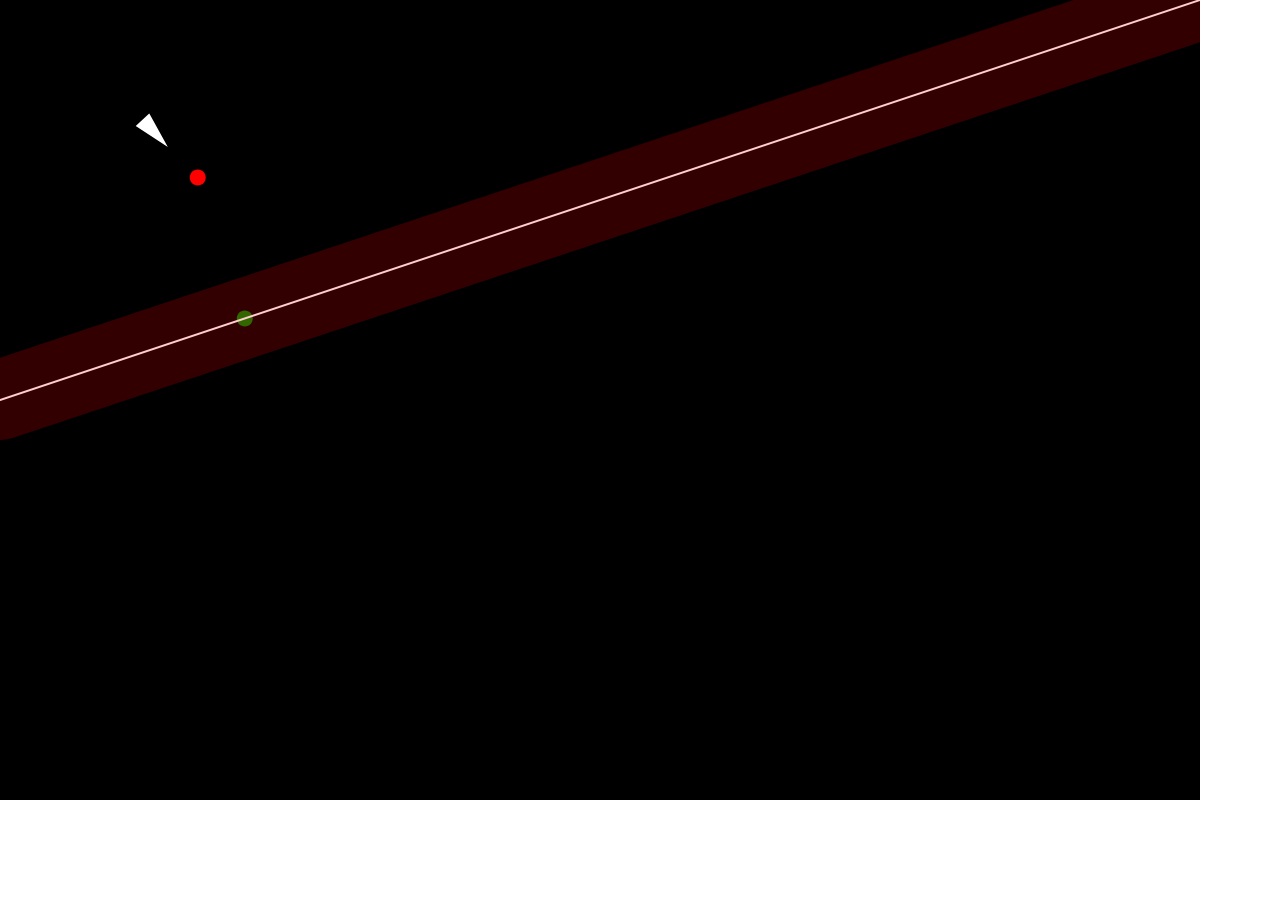
<file: 5-2-PathFollowing/index.html>
<!DOCTYPE html>
<html lang="en">
  <head>
    <meta charset="utf-8" />
    <meta name="viewport" content="width=device-width, initial-scale=1.0">

    <title>Sketch</title>

    <link rel="stylesheet" type="text/css" href="style.css">

    <script src="libraries/p5.min.js"></script>
    <script src="libraries/p5.sound.min.js"></script>
    <script src="path.js"></script>
    <script src="vehicle.js"></script>
    <script src="sketch.js"></script>
  </head>
  <body>
    <!-- Pas besoin de déclarer un canvas pour dessiner en P5.js -->
  </body>
</html>
</file>
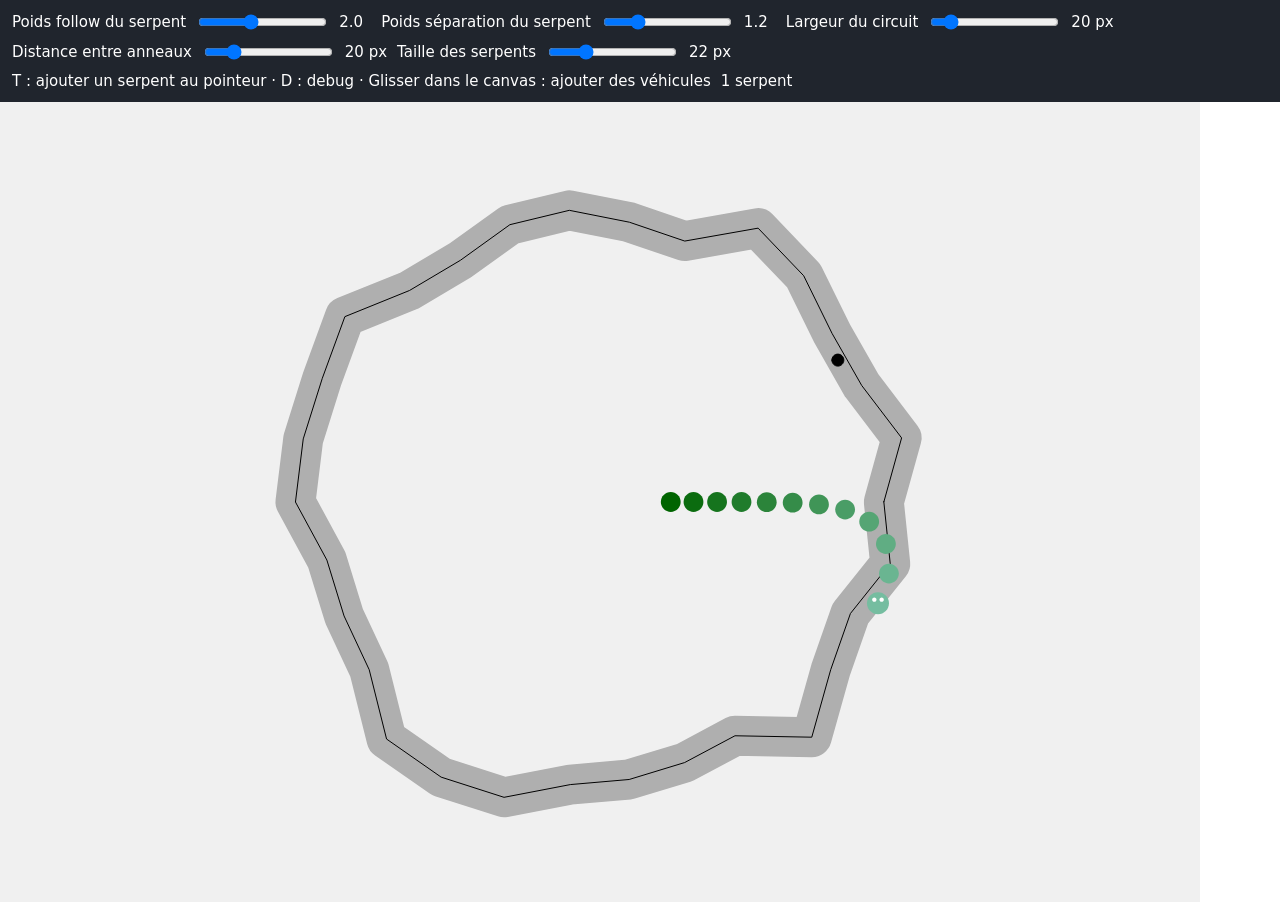
<file: 5-3-PathFollowingComplex/index.html>
<!DOCTYPE html>
<html lang="en">
  <head>
    <meta charset="utf-8" />
    <meta name="viewport" content="width=device-width, initial-scale=1.0">

    <title>Sketch</title>

    <link rel="stylesheet" type="text/css" href="style.css">

    <script src="libraries/p5.min.js"></script>
    <script src="libraries/p5.sound.min.js"></script>
    <script src="path.js"></script>
    <script src="vehicle.js"></script>
    <script src="snakeSegment.js"></script>
    <script src="snake.js"></script>
    <script src="snakePathFollowing.js"></script>
    <script src="sketch.js"></script>
  </head>
  <body>
    <header id="controls">
      <label for="snake-follow">Poids follow du serpent</label>
      <input id="snake-follow" type="range" min="0" max="5" step="0.1" value="2">
      <output id="snake-follow-value" for="snake-follow">2.0</output>
      <label for="snake-separation">Poids séparation du serpent</label>
      <input id="snake-separation" type="range" min="0" max="5" step="0.1" value="1.2">
      <output id="snake-separation-value" for="snake-separation">1.2</output>
      <label for="circuit-width">Largeur du circuit</label>
      <input id="circuit-width" type="range" min="10" max="100" step="1" value="20">
      <output id="circuit-width-value" for="circuit-width">20 px</output>
      <label for="snake-spacing">Distance entre anneaux</label>
      <input id="snake-spacing" type="range" min="5" max="80" step="1" value="20">
      <output id="snake-spacing-value" for="snake-spacing">20 px</output>
      <label for="snake-size">Taille des serpents</label>
      <input id="snake-size" type="range" min="8" max="60" step="1" value="22">
      <output id="snake-size-value" for="snake-size">22 px</output>
      <span>T : ajouter un serpent au pointeur · D : debug · Glisser dans le canvas : ajouter des véhicules</span>
      <output id="snake-count" aria-live="polite">1 serpent</output>
    </header>
  </body>
</html>
</file>
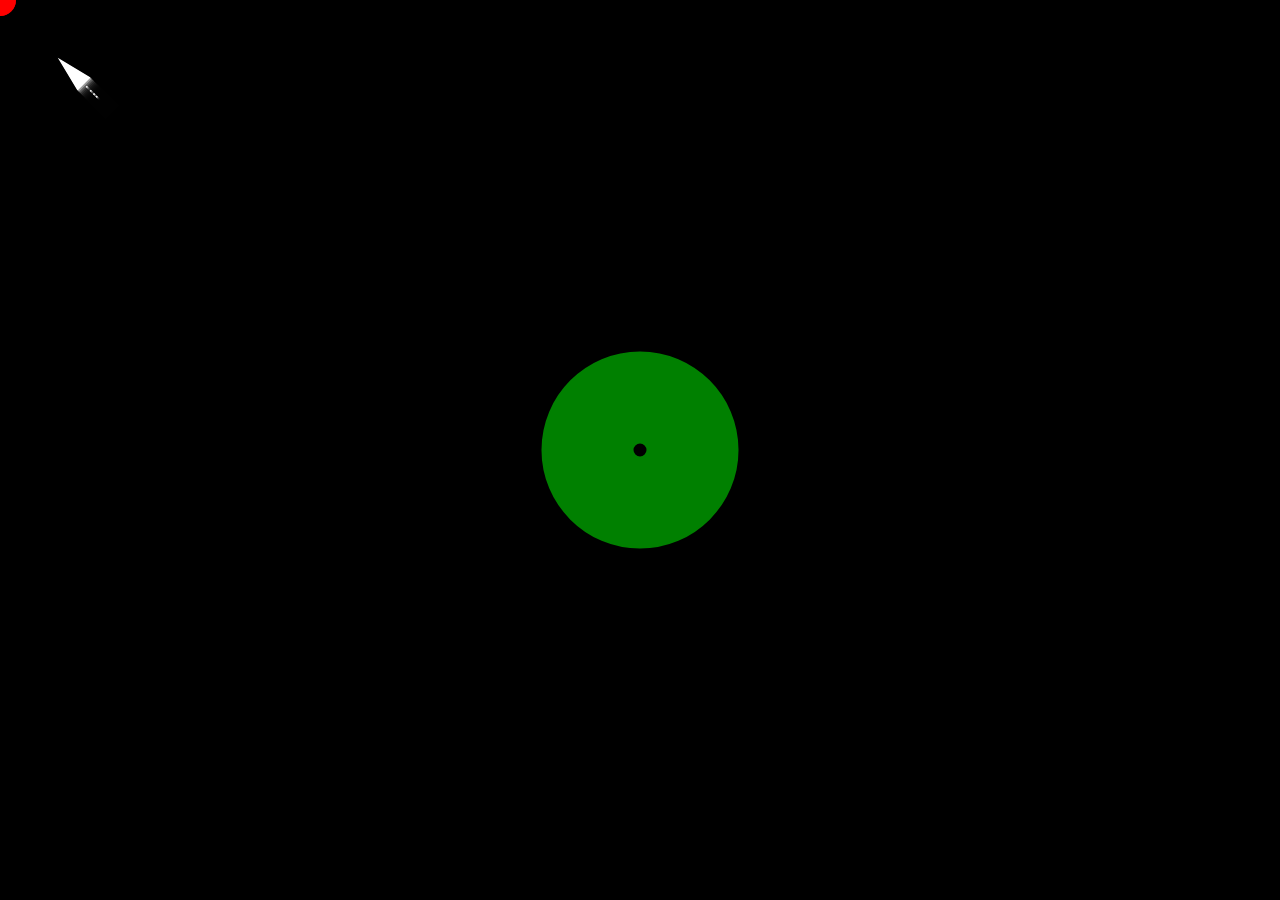
<file: 6-ObstacleAvoidance/index.html>
<!DOCTYPE html>
<html lang="en">
  <head>
    <meta charset="utf-8" />
    <meta name="viewport" content="width=device-width, initial-scale=1.0">

    <title>Sketch</title>

    <link rel="stylesheet" type="text/css" href="style.css">

    <script src="libraries/p5.min.js"></script>
    <script src="libraries/p5.sound.min.js"></script>
    <script src="obstacle.js"></script>
    <script src="vehicle.js"></script>
    <script src="sketch.js"></script>
  </head>
  <body>
    <!-- Pas besoin de déclarer un canvas pour dessiner en P5.js -->
  </body>
</html>
</file>
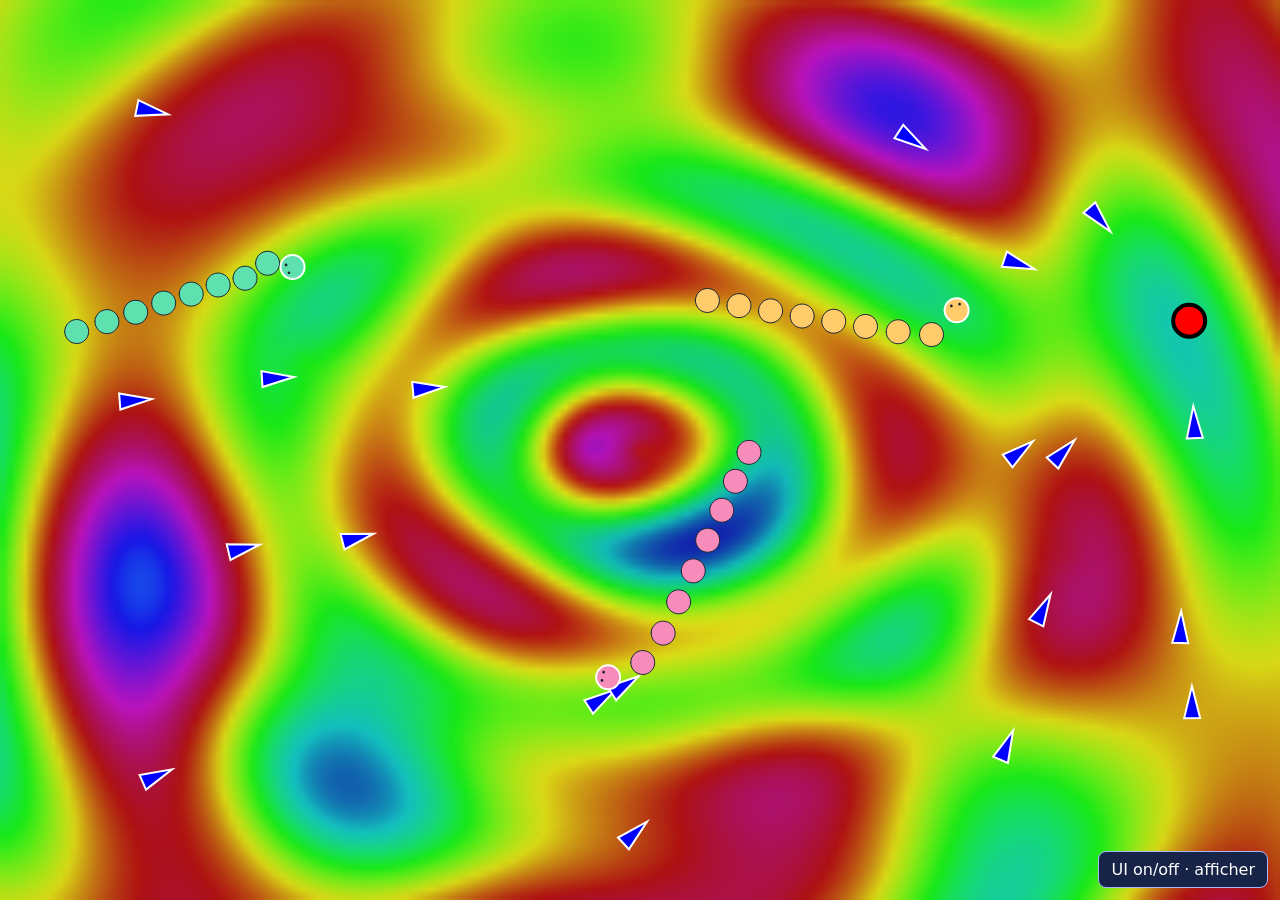
<file: versions-prof/1-Seek/index.html>
<!DOCTYPE html>
<html lang="fr">
  <head>
    <meta charset="utf-8" />
    <meta name="viewport" content="width=device-width, initial-scale=1.0">

    <title>Seek — plusieurs véhicules</title>

    <link rel="stylesheet" type="text/css" href="style.css">

    <script src="libraries/p5.min.js"></script>
    <script src="libraries/p5.sound.min.js"></script>
    <script src="vehicle.js"></script>
    <script src="snakeRing.js"></script>
    <script src="snake.js"></script>
    <script src="snakeWander.js"></script>
    <script src="target.js"></script>
    <script src="population.js"></script>
    <script src="target-utils.js"></script>
    <script src="targetFuyante.js"></script>
    <script src="seek-vehicle.js"></script>
    <script src="plasma.js"></script>
    <script src="interactive-audio.js"></script>
    <script src="sketch.js"></script>
  </head>
  <body>
    <button id="ui-toggle" type="button" aria-controls="controls-panel" aria-expanded="false">UI on/off · afficher</button>
    <aside id="controls-panel" class="controls" aria-label="Paramètres des véhicules" hidden>
      <h1>Comportement Seek</h1>
      <fieldset class="plasma-controls">
        <legend>Musique interactive</legend>
        <button id="music-toggle" type="button" aria-pressed="false">Activer la musique</button>
        <p id="music-status" role="status">X : FM et filtre · Y : hauteur</p>
        <div class="control">
          <label for="music-volume">Volume</label>
          <output id="music-volume-value" for="music-volume">25 %</output>
          <input id="music-volume" type="range" min="0" max="100" step="1" value="25">
        </div>
        <div class="control">
          <label for="music-tempo">Tempo</label>
          <output id="music-tempo-value" for="music-tempo">124 BPM</output>
          <input id="music-tempo" type="range" min="80" max="160" step="1" value="124">
        </div>
      </fieldset>

      <div class="control">
        <label for="target-mode">Cible</label>
        <select id="target-mode">
          <option value="mouse">Suivre la souris</option>
          <option value="autonomous">Suivre une cible autonome</option>
          <option value="flee">La cible fuit les vaisseaux</option>
        </select>
      </div>

      <label class="debug-toggle" for="debug-toggle">
        <input id="debug-toggle" type="checkbox">
        Mode debug (rayon et vecteurs de vitesse)
      </label>

      <fieldset id="flee-controls" class="flee-controls">
        <legend>Fuite de la cible</legend>
        <div class="control">
          <label for="flee-count-slider">Cibles fuyantes</label>
          <output id="flee-count-value" for="flee-count-slider">3</output>
          <input id="flee-count-slider" type="range" min="1" max="20" step="1" value="3">
        </div>
        <div class="control">
          <label for="flee-detection-slider">Rayon de détection</label>
          <output id="flee-detection-value" for="flee-detection-slider">200 px</output>
          <input id="flee-detection-slider" type="range" min="50" max="500" step="10" value="200">
        </div>
        <div class="control">
          <label for="flee-exit-slider">Distance de sortie</label>
          <output id="flee-exit-value" for="flee-exit-slider">300 px</output>
          <input id="flee-exit-slider" type="range" min="100" max="800" step="10" value="300">
        </div>
        <div class="control">
          <label for="flee-duration-slider">Durée maximale</label>
          <output id="flee-duration-value" for="flee-duration-slider">2,0 s</output>
          <input id="flee-duration-slider" type="range" min="0.5" max="5" step="0.1" value="2">
        </div>
        <div class="control">
          <label for="flee-duplication-slider">Temps avant duplication</label>
          <output id="flee-duplication-value" for="flee-duplication-slider">4,0 s</output>
          <input id="flee-duplication-slider" type="range" min="1" max="10" step="0.1" value="4">
        </div>
      </fieldset>

      <div class="control">
        <label for="population-slider">Véhicules</label>
        <output id="population-value" for="population-slider">20</output>
        <input id="population-slider" type="range" min="1" max="200" step="1" value="20">
      </div>

      <div class="control">
        <label for="speed-slider">Vitesse maximale</label>
        <output id="speed-value" for="speed-slider">4,0</output>
        <input id="speed-slider" type="range" min="0" max="40" step="0.1" value="4">
      </div>

      <div class="control">
        <label for="force-slider">Force maximale</label>
        <output id="force-value" for="force-slider">0,10</output>
        <input id="force-slider" type="range" min="0" max="10" step="0.01" value="0.1">
      </div>

      <fieldset class="plasma-controls">
        <legend>Plasma psychédélique</legend>

        <div class="control">
          <label for="plasma-speed-slider">Vitesse du plasma</label>
          <output id="plasma-speed-value" for="plasma-speed-slider">1,00</output>
          <input id="plasma-speed-slider" type="range" min="0" max="3" step="0.05" value="1">
        </div>

        <div class="control">
          <label for="plasma-complexity-slider">Complexité</label>
          <output id="plasma-complexity-value" for="plasma-complexity-slider">4</output>
          <input id="plasma-complexity-slider" type="range" min="1" max="8" step="1" value="4">
        </div>

        <div class="control">
          <label for="plasma-size-slider">Taille des blobs</label>
          <output id="plasma-size-value" for="plasma-size-slider">160</output>
          <input id="plasma-size-slider" type="range" min="40" max="400" step="10" value="160">
        </div>

        <div class="control">
          <label for="plasma-hue-slider">Teinte</label>
          <output id="plasma-hue-value" for="plasma-hue-slider">0°</output>
          <input id="plasma-hue-slider" type="range" min="0" max="360" step="1" value="0">
        </div>

        <div class="control">
          <label for="plasma-saturation-slider">Saturation</label>
          <output id="plasma-saturation-value" for="plasma-saturation-slider">90 %</output>
          <input id="plasma-saturation-slider" type="range" min="40" max="100" step="1" value="90">
        </div>

        <div class="control">
          <label for="plasma-mouse-slider">Influence de la souris</label>
          <output id="plasma-mouse-value" for="plasma-mouse-slider">1,00</output>
          <input id="plasma-mouse-slider" type="range" min="0" max="2" step="0.05" value="1">
        </div>
      </fieldset>
    </aside>
  </body>
</html>
</file>
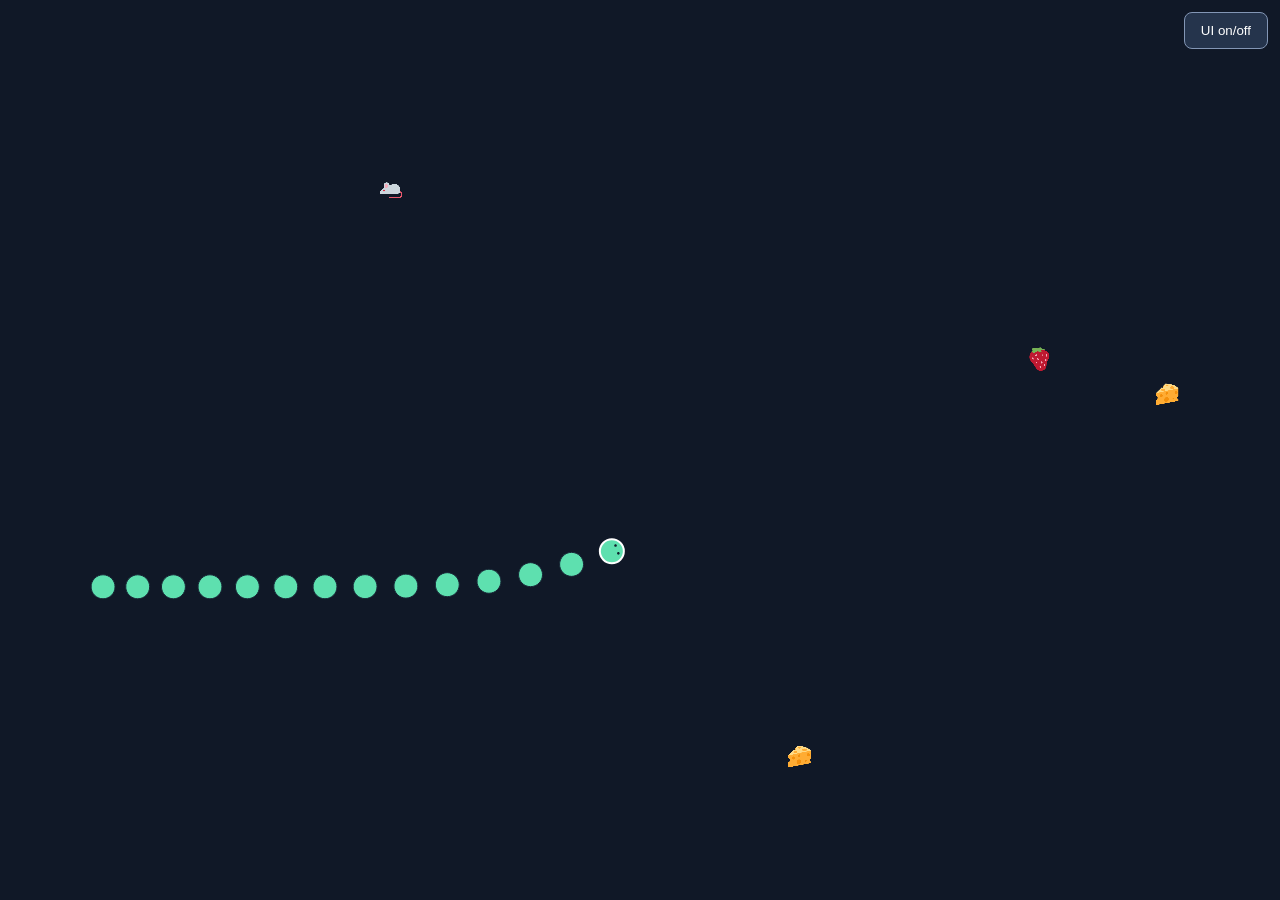
<file: versions-prof/3-Arrival/index.html>
<!doctype html>
<html lang="fr">
<head>
  <meta charset="utf-8">
  <meta name="viewport" content="width=device-width, initial-scale=1">
  <title>Arrival — Serpents et nourriture</title>
  <link rel="stylesheet" href="style.css">
  <script src="libraries/p5.min.js"></script>
  <script src="vehicle.js"></script>
  <script src="snakeRing.js"></script>
  <script src="snake.js"></script>
  <script src="snake-controls.js"></script>
  <script src="nourriture.js"></script>
  <script src="sketch.js"></script>
</head>
<body>
  <button id="ui-toggle" type="button" aria-expanded="false" aria-controls="controls-panel">UI on/off</button>
  <section id="controls-panel" hidden aria-label="Réglages des serpents">
    <h1>Arrival · Serpents</h1>
    <p>Déplacez la souris. Nourriture à portée : elle rejoint la tête et ajoute un anneau.</p>
    <fieldset><legend>Scène</legend>
      <label for="snakeCount">Serpents <output id="snakeCount-value"></output></label>
      <input id="snakeCount" type="range" min="1" max="20" step="1" value="1">
      <label for="foodInterval">Une nourriture toutes les (s) <output id="foodInterval-value"></output></label>
      <input id="foodInterval" type="range" min="0.5" max="20" step="0.5" value="5">
      <p>Nourriture présente : <output id="food-count">5</output></p>
    </fieldset>
    <div id="individual-snakes" aria-label="Paramètres individuels"></div>
    <fieldset><legend>Anneaux — paramètres communs</legend>
      <label for="ringSpeed">Vitesse max <output id="ringSpeed-value"></output></label>
      <input id="ringSpeed" type="range" min="0" max="40" step="0.1" value="5">
      <label for="ringForce">Accélération max <output id="ringForce-value"></output></label>
      <input id="ringForce" type="range" min="0" max="10" step="0.05" value="0.3">
      <label for="ringBraking">Zone de freinage anneaux (px) <output id="ringBraking-value"></output></label>
      <input id="ringBraking" type="range" min="20" max="300" step="1" value="50">
      <label for="headBraking">Zone de freinage têtes (px) <output id="headBraking-value"></output></label>
      <input id="headBraking" type="range" min="20" max="300" step="1" value="100">
    </fieldset>
    <label class="debug"><input id="debug-toggle" type="checkbox"> Debug · touche D</label>
    <p>Vitesse : px/image. Accélération : variation de vitesse/image. Espacement mesuré entre les bords des cercles.</p>
    <p>Illustrations : <a href="https://github.com/twitter/twemoji">Twemoji</a>, Twitter et contributeurs, <a href="https://creativecommons.org/licenses/by/4.0/">CC BY 4.0</a>.</p>
  </section>
</body>
</html>
</file>
<file: 5-2-PathFollowing/style.css>
html, body {
  margin: 0;
  padding: 0;
}

canvas {
  display: block;
}
</file>
<file: 5-3-PathFollowingComplex/style.css>
html, body {
  margin: 0;
  padding: 0;
}

canvas {
  display: block;
}

#controls { display: flex; flex-wrap: wrap; align-items: center; gap: 10px;
  padding: 12px; background: #20252d; color: white; font: 15px system-ui, sans-serif; }
#controls output { min-width: 32px; }
</file>
<file: 6-ObstacleAvoidance/style.css>
html, body {
  margin: 0;
  padding: 0;
}

canvas {
  display: block;
}
</file>
<file: versions-prof/1-Seek/style.css>
html, body {
  margin: 0;
  padding: 0;
  overflow: hidden;
  background: black;
  font-family: system-ui, -apple-system, BlinkMacSystemFont, "Segoe UI", sans-serif;
}

canvas {
  display: block;
  touch-action: none;
}

.controls {
  position: fixed;
  z-index: 10;
  top: 1rem;
  left: 1rem;
  box-sizing: border-box;
  width: min(22rem, calc(100vw - 2rem));
  max-height: calc(100vh - 2rem);
  padding: 1rem;
  overflow-y: auto;
  color: white;
  background: rgb(16 20 31 / 92%);
  border: 1px solid rgb(255 255 255 / 30%);
  border-radius: 0.75rem;
  box-shadow: 0 0.5rem 1.5rem rgb(0 0 0 / 35%);
}

.controls h1 {
  margin: 0 0 0.85rem;
  font-size: 1.1rem;
}

.control {
  display: grid;
  grid-template-columns: 1fr auto;
  gap: 0.25rem 0.75rem;
  margin-top: 0.75rem;
}

.control:first-of-type {
  margin-top: 0;
}

.control label {
  font-size: 0.9rem;
}

.control output {
  min-width: 3.5rem;
  font-variant-numeric: tabular-nums;
  text-align: right;
}

.control input[type="range"] {
  grid-column: 1 / -1;
  width: 100%;
  margin: 0;
}

.debug-toggle {
  display: flex;
  gap: 0.5rem;
  align-items: center;
  margin-top: 0.85rem;
  font-size: 0.9rem;
  cursor: pointer;
}

.control select {
  grid-column: 1 / -1;
  box-sizing: border-box;
  width: 100%;
  padding: 0.45rem 0.55rem;
  color: white;
  background: #222838;
  border: 1px solid rgb(255 255 255 / 45%);
  border-radius: 0.35rem;
  font: inherit;
}

.plasma-controls,
.flee-controls {
  margin: 1rem 0 0;
  padding: 0.25rem 0.75rem 0.75rem;
  border: 1px solid rgb(255 255 255 / 25%);
  border-radius: 0.5rem;
}

.plasma-controls legend,
.flee-controls legend {
  padding: 0 0.35rem;
  font-size: 0.9rem;
  font-weight: 700;
}

#music-toggle {
  width: 100%;
  padding: 0.6rem;
  border: 1px solid #a7b8ff;
  border-radius: 0.4rem;
  background: #284aba;
  color: white;
  font: inherit;
  cursor: pointer;
}

#music-status { font-size: 0.8rem; }

[hidden] { display: none !important; }

#ui-toggle {
  position: fixed;
  z-index: 20;
  right: 0.75rem;
  bottom: 0.75rem;
  padding: 0.5rem 0.75rem;
  border: 1px solid #a7b8ff;
  border-radius: 0.5rem;
  background: #182447;
  color: white;
  font: inherit;
  cursor: pointer;
}
</file>
<file: versions-prof/3-Arrival/style.css>
html, body { margin: 0; padding: 0; background: #101827; color: #edf4ff; font: 14px/1.5 system-ui, sans-serif; }
canvas { display: block; touch-action: none; }
[hidden] { display: none !important; }
#ui-toggle { position: fixed; z-index: 3; top: 12px; right: 12px; padding: 10px 16px; border: 1px solid #8396b5; border-radius: 8px; background: #25344c; color: #fff; cursor: pointer; }
#controls-panel { position: fixed; z-index: 2; top: 12px; left: 12px; box-sizing: border-box; width: min(340px, calc(100vw - 24px)); max-height: calc(100vh - 76px); overflow: auto; padding: 18px; background: #162238f2; border: 1px solid #657d9f; border-radius: 12px; }
h1 { margin: 0; font-size: 20px; }
p { color: #bbcbe1; font-size: 12px; }
fieldset { margin: 14px 0; border: 1px solid #506684; border-radius: 8px; }
legend { color: #8de8c3; padding: 0 6px; }
label { display: flex; align-items: center; justify-content: space-between; margin-top: 8px; gap: 8px; }
output { color: #ffdb91; font-variant-numeric: tabular-nums; }
input[type=range] { display: block; width: 100%; margin: 8px 0 14px; accent-color: #5ee0af; }
.debug { justify-content: flex-start; }
:focus-visible { outline: 2px solid #ffdb91; outline-offset: 3px; }

input[type=color] { width: 100%; height: 36px; margin: 8px 0 14px; border: 1px solid #657d9f; background: transparent; cursor: pointer; }
a { color: #8de8c3; }
</file>
